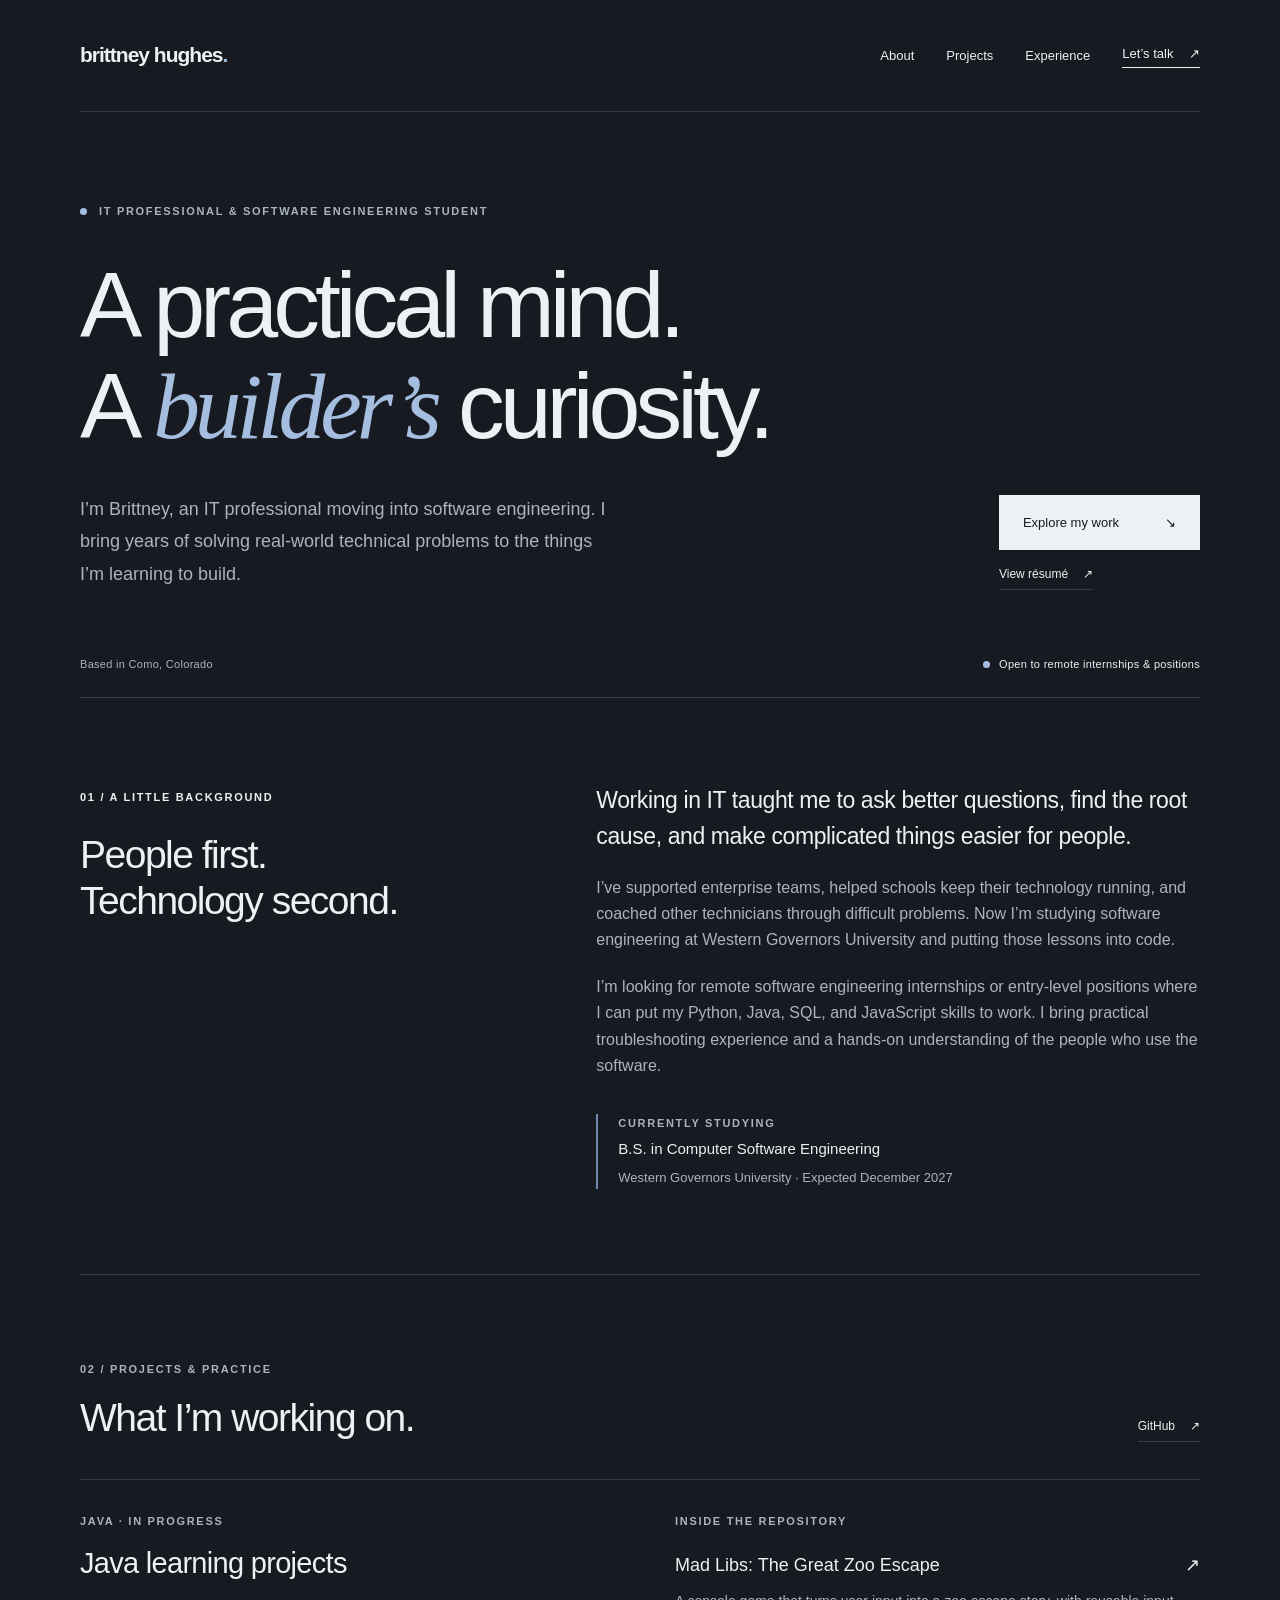
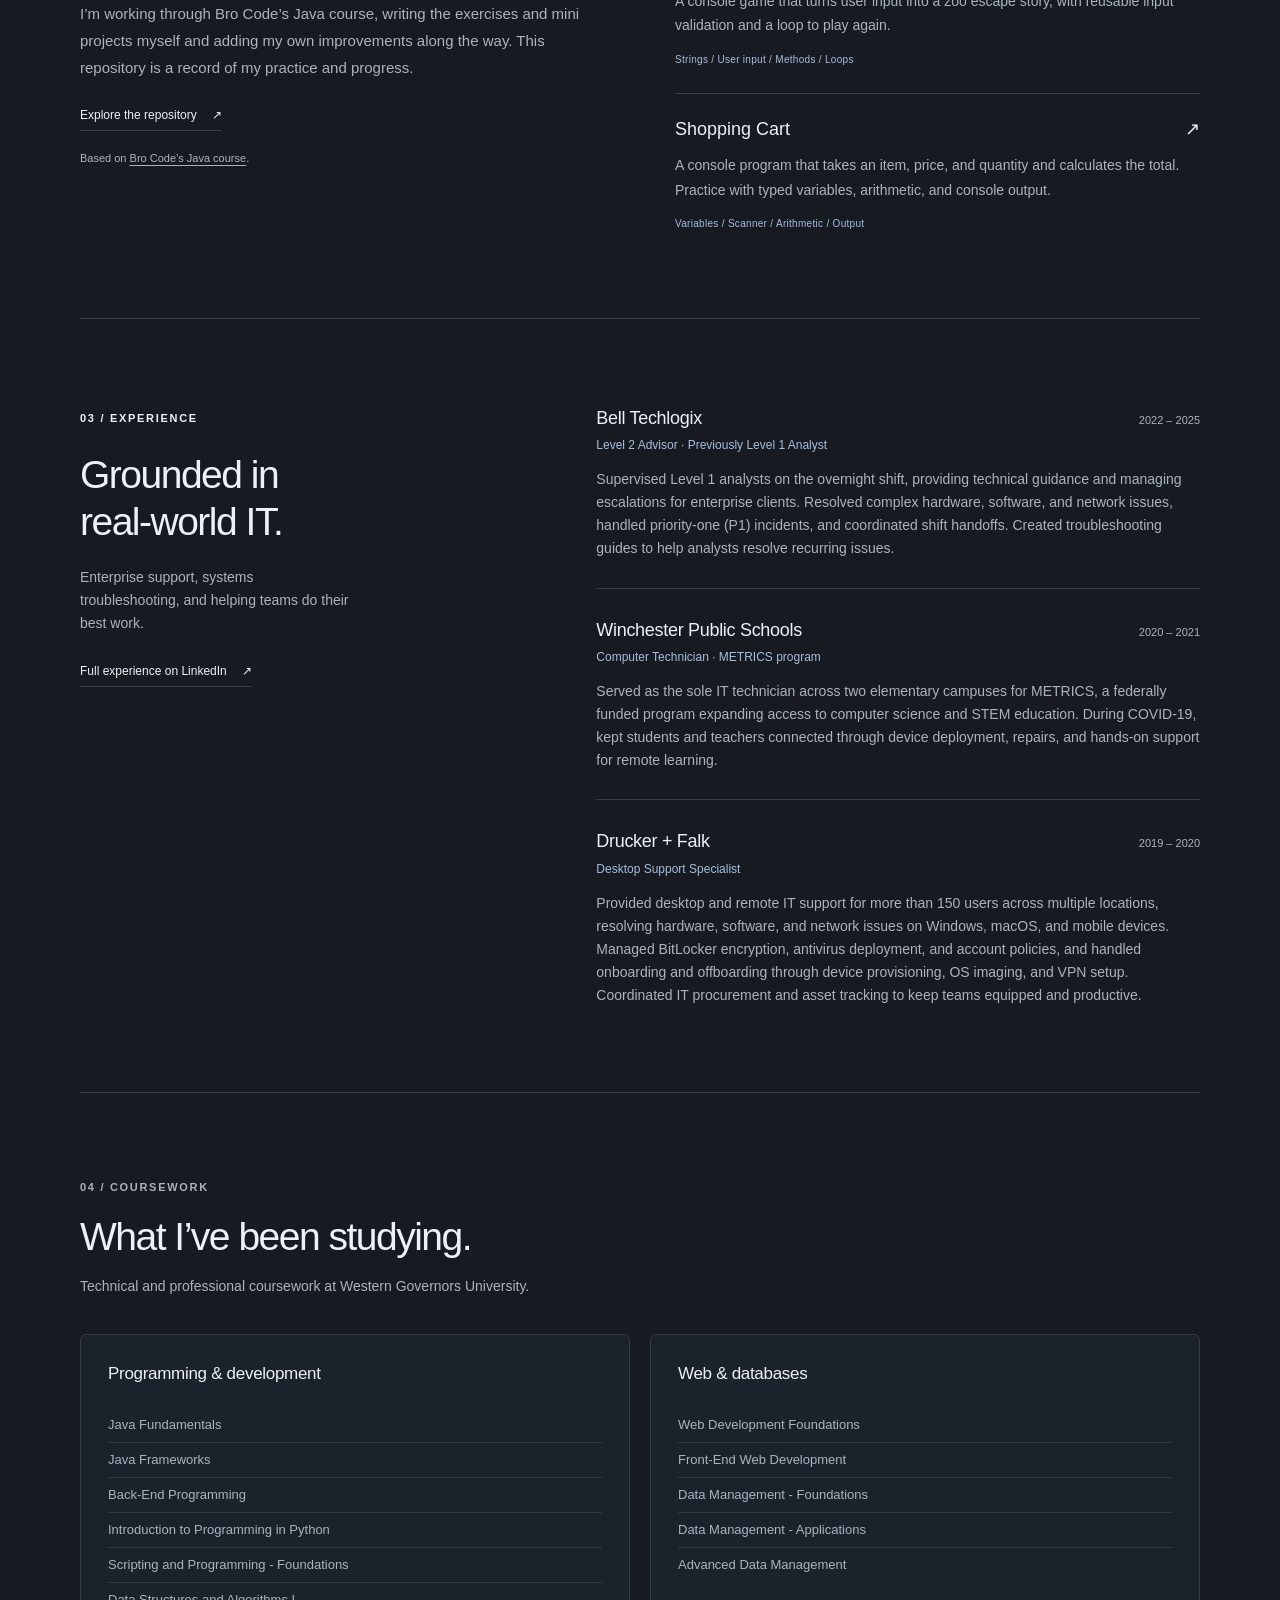
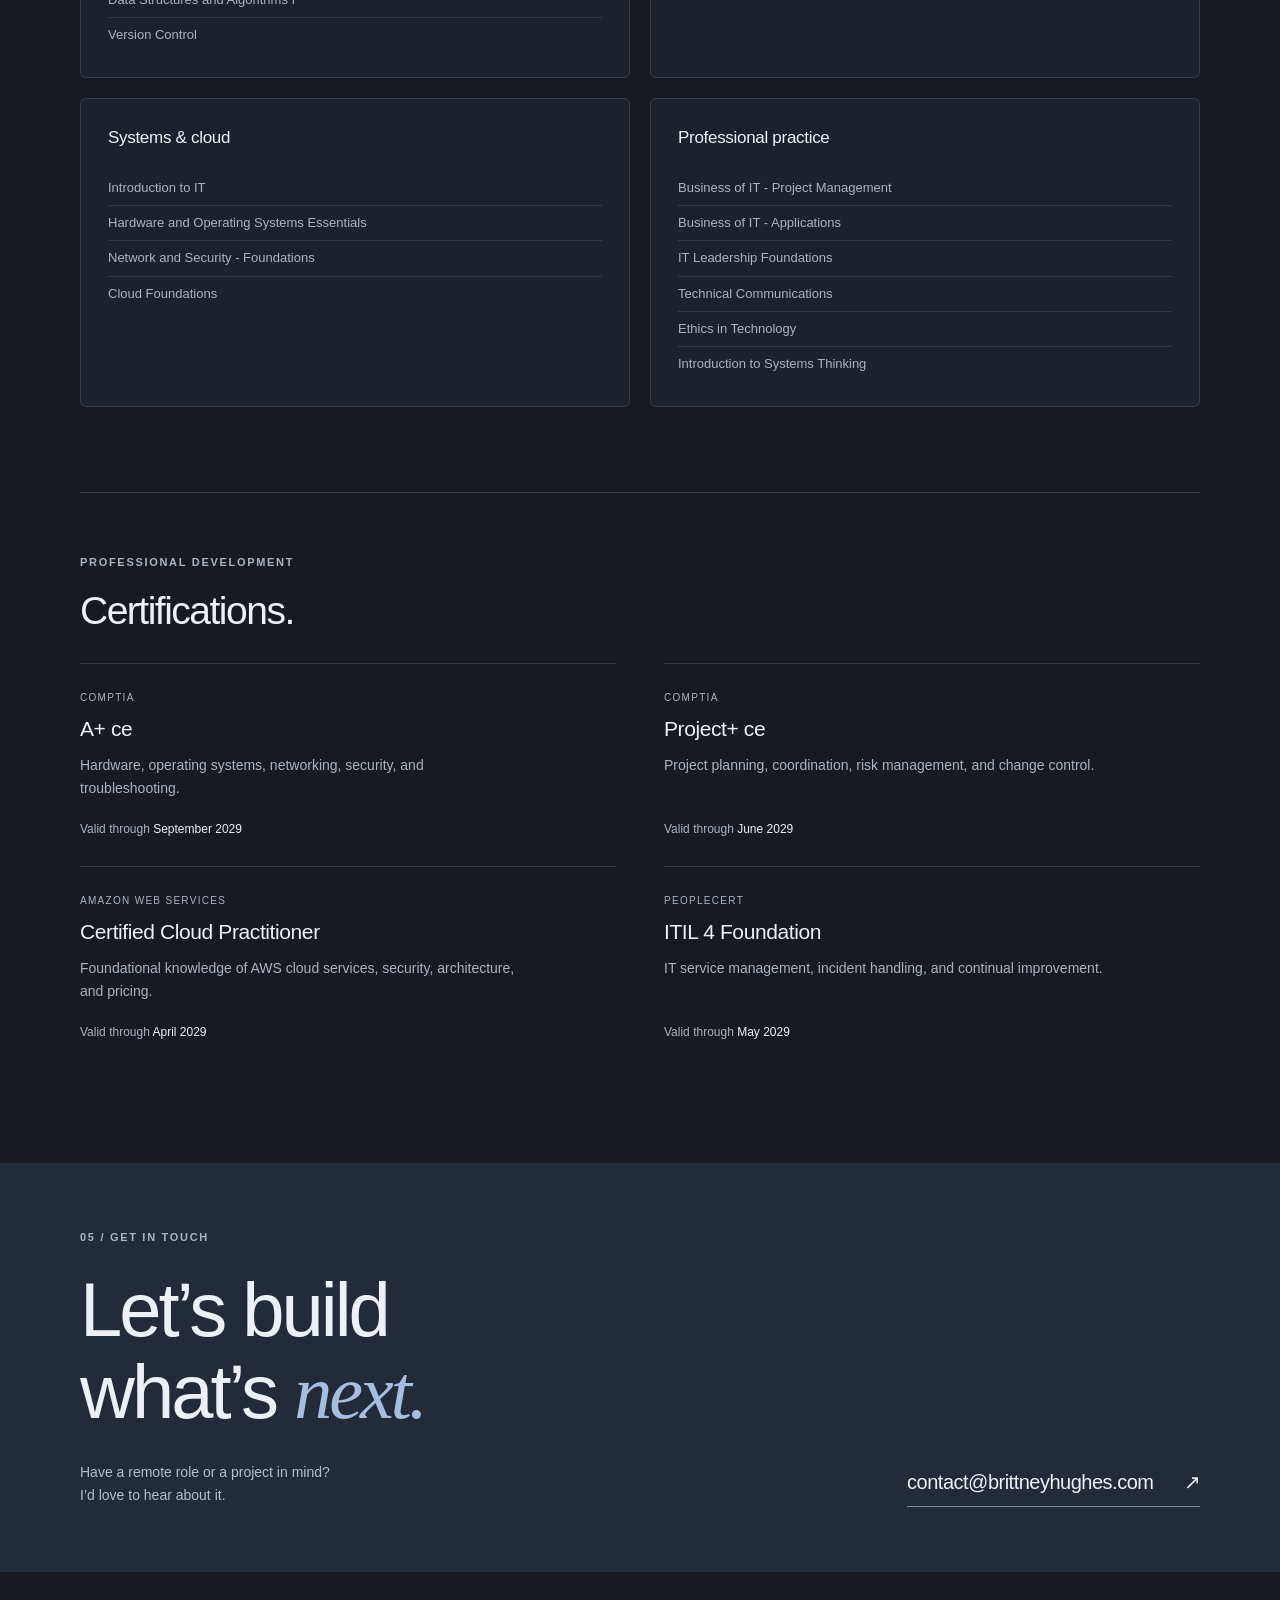
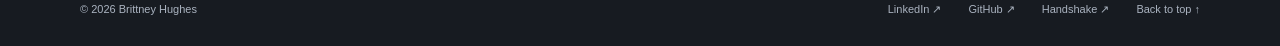
<file: index.html>
<!doctype html>
<html lang="en">
<head>
  <meta charset="utf-8">
  <meta name="viewport" content="width=device-width, initial-scale=1">
  <title>Brittney Hughes · IT & Software Engineering</title>
  <meta name="description" content="Brittney Hughes is an IT professional and software engineering student in Como, Colorado, seeking remote software engineering internships or entry-level positions and bringing enterprise troubleshooting experience to development.">
  <meta name="theme-color" content="#171b21">
  <link rel="canonical" href="https://brittneyhughes.com/">
  <meta property="og:title" content="Brittney Hughes · IT & Software Engineering">
  <meta property="og:description" content="Enterprise IT experience. A growing software portfolio. Get to know Brittney Hughes.">
  <meta property="og:type" content="website">
  <meta property="og:url" content="https://brittneyhughes.com/">
  <link rel="icon" type="image/svg+xml" href="assets/favicon.svg">
  <link rel="stylesheet" href="styles.css?v=23d8d99275ea">
</head>
<body>
  <a class="skip-link" href="#main">Skip to content</a>
  <header class="site-header wrap">
    <a class="wordmark" href="#" aria-label="Brittney Hughes, home">brittney hughes<span>.</span></a>
    <nav aria-label="Main navigation"><a href="#about">About</a><a href="#work">Projects</a><a href="#experience">Experience</a><a class="nav-contact" href="#contact">Let’s talk <span aria-hidden="true">↗</span></a></nav>
  </header>
  <main id="main">
    <section class="hero wrap" aria-labelledby="hero-heading">
      <div class="eyebrow"><span class="status-dot" aria-hidden="true"></span> IT professional & software engineering student</div>
      <h1 id="hero-heading">A practical mind.<br>A <span class="serif">builder’s</span> curiosity.</h1>
      <div class="hero-bottom"><p>I’m Brittney, an IT professional moving into software engineering. I bring years of solving real-world technical problems to the things I’m learning to build.</p><div class="hero-actions"><a class="button" href="#work">Explore my work <span aria-hidden="true">↘</span></a><a class="text-link" href="resume.html">View résumé <span aria-hidden="true">↗</span></a></div></div>
      <div class="hero-meta"><span>Based in Como, Colorado</span><span class="remote-availability"><span class="status-dot" aria-hidden="true"></span> Open to remote internships &amp; positions</span></div>
    </section>
    <section class="section wrap about" id="about" aria-labelledby="about-heading">
      <div class="section-label"><span>01 / A little background</span><h2 id="about-heading">People first.<br>Technology second.</h2></div>
      <div class="about-copy"><p class="lead">Working in IT taught me to ask better questions, find the root cause, and make complicated things easier for people.</p><p>I’ve supported enterprise teams, helped schools keep their technology running, and coached other technicians through difficult problems. Now I’m studying software engineering at Western Governors University and putting those lessons into code.</p><p>I’m looking for remote software engineering internships or entry-level positions where I can put my Python, Java, SQL, and JavaScript skills to work. I bring practical troubleshooting experience and a hands-on understanding of the people who use the software.</p><div class="education"><span class="small-label">Currently studying</span><strong>B.S. in Computer Software Engineering</strong><span>Western Governors University · Expected December 2027</span></div></div>
    </section>
    <section class="section wrap" id="work" aria-labelledby="work-heading">
      <div class="section-heading"><div><span class="small-label">02 / Projects & practice</span><h2 id="work-heading">What I’m working on.</h2></div><a class="text-link" href="https://github.com/brittneyhughes">GitHub <span aria-hidden="true">↗</span></a></div>
      <article class="learning-project">
        <div class="learning-overview"><span class="small-label">Java · In progress</span><h3>Java learning projects</h3><p>I’m working through Bro Code’s Java course, writing the exercises and mini projects myself and adding my own improvements along the way. This repository is a record of my practice and progress.</p><a class="text-link" href="https://github.com/brittneyhughes/brocode-java-course">Explore the repository <span aria-hidden="true">↗</span></a><p class="course-credit">Based on <a href="https://www.youtube.com/watch?v=xTtL8E4LzTQ">Bro Code’s Java course</a>.</p></div>
        <div class="learning-examples"><span class="small-label">Inside the repository</span>
          <article class="mini-project"><h4><a href="https://github.com/brittneyhughes/brocode-java-course/tree/main/projects/madlibs">Mad Libs: The Great Zoo Escape <span aria-hidden="true">↗</span></a></h4><p>A console game that turns user input into a zoo escape story, with reusable input validation and a loop to play again.</p><span class="practice-topics">Strings / User input / Methods / Loops</span></article>
          <article class="mini-project"><h4><a href="https://github.com/brittneyhughes/brocode-java-course/tree/main/projects/shopping-cart">Shopping Cart <span aria-hidden="true">↗</span></a></h4><p>A console program that takes an item, price, and quantity and calculates the total. Practice with typed variables, arithmetic, and console output.</p><span class="practice-topics">Variables / Scanner / Arithmetic / Output</span></article>
        </div>
      </article>
    </section>
    <section class="section wrap experience" id="experience" aria-labelledby="experience-heading"><div class="section-label"><span>03 / Experience</span><h2 id="experience-heading">Grounded in<br>real-world IT.</h2><p>Enterprise support, systems troubleshooting, and helping teams do their best work.</p><a class="text-link" href="https://www.linkedin.com/in/brithugh/">Full experience on LinkedIn <span aria-hidden="true">↗</span></a></div><div class="timeline"><article><div class="job-heading"><h3>Bell Techlogix</h3><span>2022 – 2025</span></div><p class="job-role">Level 2 Advisor · Previously Level 1 Analyst</p><p>Supervised Level 1 analysts on the overnight shift, providing technical guidance and managing escalations for enterprise clients. Resolved complex hardware, software, and network issues, handled priority-one (P1) incidents, and coordinated shift handoffs. Created troubleshooting guides to help analysts resolve recurring issues.</p></article><article><div class="job-heading"><h3>Winchester Public Schools</h3><span>2020 – 2021</span></div><p class="job-role">Computer Technician · METRICS program</p><p>Served as the sole IT technician across two elementary campuses for METRICS, a federally funded program expanding access to computer science and STEM education. During COVID-19, kept students and teachers connected through device deployment, repairs, and hands-on support for remote learning.</p></article><article><div class="job-heading"><h3>Drucker + Falk</h3><span>2019 – 2020</span></div><p class="job-role">Desktop Support Specialist</p><p>Provided desktop and remote IT support for more than 150 users across multiple locations, resolving hardware, software, and network issues on Windows, macOS, and mobile devices. Managed BitLocker encryption, antivirus deployment, and account policies, and handled onboarding and offboarding through device provisioning, OS imaging, and VPN setup. Coordinated IT procurement and asset tracking to keep teams equipped and productive.</p></article></div></section>
    <section class="section wrap coursework-section" id="coursework" aria-labelledby="coursework-heading"><div class="section-heading"><div><span class="small-label">04 / Coursework</span><h2 id="coursework-heading">What I’ve been studying.</h2></div></div><p class="coursework-intro">Technical and professional coursework at Western Governors University.</p><div class="coursework-grid"><div class="course-group"><h3>Programming & development</h3><ul><li>Java Fundamentals</li><li>Java Frameworks</li><li>Back-End Programming</li><li>Introduction to Programming in Python</li><li>Scripting and Programming - Foundations</li><li>Data Structures and Algorithms I</li><li>Version Control</li></ul></div><div class="course-group"><h3>Web & databases</h3><ul><li>Web Development Foundations</li><li>Front-End Web Development</li><li>Data Management - Foundations</li><li>Data Management - Applications</li><li>Advanced Data Management</li></ul></div><div class="course-group"><h3>Systems & cloud</h3><ul><li>Introduction to IT</li><li>Hardware and Operating Systems Essentials</li><li>Network and Security - Foundations</li><li>Cloud Foundations</li></ul></div><div class="course-group"><h3>Professional practice</h3><ul><li>Business of IT - Project Management</li><li>Business of IT - Applications</li><li>IT Leadership Foundations</li><li>Technical Communications</li><li>Ethics in Technology</li><li>Introduction to Systems Thinking</li></ul></div></div></section>
    <section class="credentials wrap" aria-labelledby="certifications-heading">
      <div class="section-heading"><div><span class="small-label">Professional development</span><h2 id="certifications-heading">Certifications.</h2></div></div>
      <ul class="cert-list">
        <li><div><span class="cert-issuer">CompTIA</span><h3>A+ ce</h3><p class="cert-description">Hardware, operating systems, networking, security, and troubleshooting.</p></div><p class="cert-date">Valid through <time datetime="2029-09-30">September 2029</time></p></li>
        <li><div><span class="cert-issuer">CompTIA</span><h3>Project+ ce</h3><p class="cert-description">Project planning, coordination, risk management, and change control.</p></div><p class="cert-date">Valid through <time datetime="2029-06-29">June 2029</time></p></li>
        <li><div><span class="cert-issuer">Amazon Web Services</span><h3>Certified Cloud Practitioner</h3><p class="cert-description">Foundational knowledge of AWS cloud services, security, architecture, and pricing.</p></div><p class="cert-date">Valid through <time datetime="2029-04-22">April 2029</time></p></li>
        <li><div><span class="cert-issuer">PeopleCert</span><h3>ITIL 4 Foundation</h3><p class="cert-description">IT service management, incident handling, and continual improvement.</p></div><p class="cert-date">Valid through <time datetime="2029-05-30">May 2029</time></p></li>
      </ul>
    </section>
    <section class="contact" id="contact" aria-labelledby="contact-heading"><div class="wrap contact-inner"><span class="small-label">05 / Get in touch</span><h2 id="contact-heading">Let’s build<br>what’s <span class="serif">next.</span></h2><div class="contact-bottom"><p>Have a remote role or a project in mind?<br>I’d love to hear about it.</p><a class="contact-email" href="mailto:contact@brittneyhughes.com">contact@brittneyhughes.com <span aria-hidden="true">↗</span></a></div></div></section>
  </main>
  <footer class="wrap"><span>© 2026 Brittney Hughes</span><div><a href="https://www.linkedin.com/in/brithugh/">LinkedIn <span aria-hidden="true">↗</span></a><a href="https://github.com/brittneyhughes">GitHub <span aria-hidden="true">↗</span></a><a href="https://app.joinhandshake.com/profiles/brittneyhughes">Handshake <span aria-hidden="true">↗</span></a><a href="#">Back to top ↑</a></div></footer>
</body>
</html>
</file>
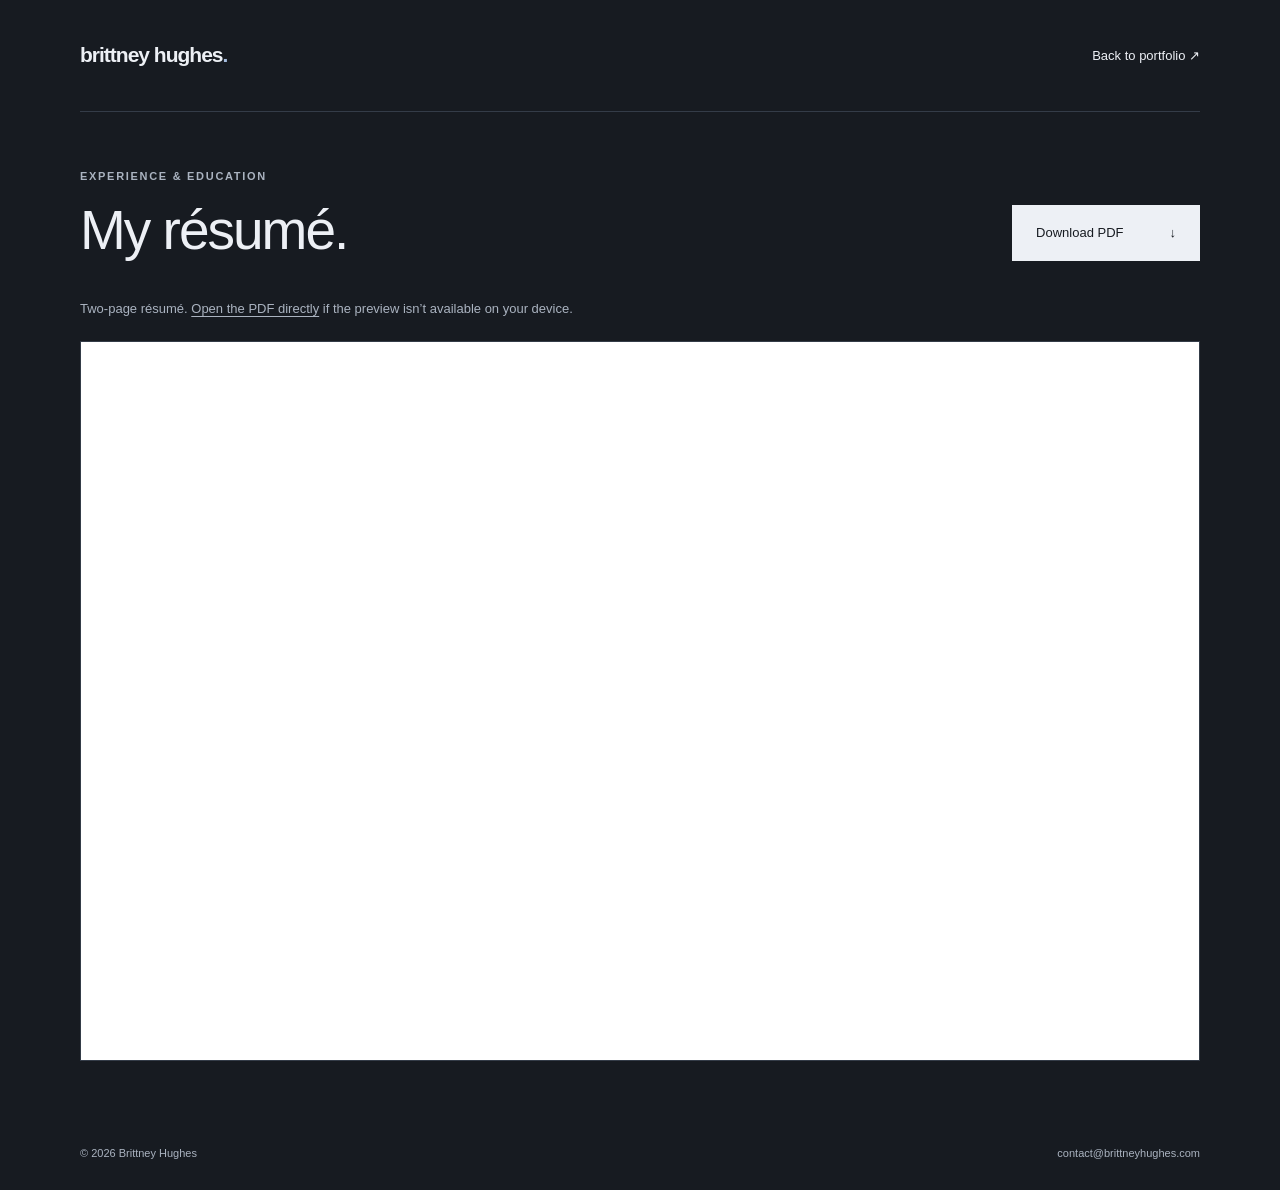
<file: resume.html>
<!doctype html>
<html lang="en"><head><meta charset="utf-8"><meta name="viewport" content="width=device-width, initial-scale=1"><meta name="theme-color" content="#171b21"><title>Résumé · Brittney Hughes</title><meta name="description" content="View and download Brittney Hughes’s résumé."><link rel="icon" href="assets/favicon.svg" type="image/svg+xml"><link rel="stylesheet" href="styles.css?v=23d8d99275ea"></head><body><a class="skip-link" href="#main">Skip to content</a><header class="site-header wrap"><a class="wordmark" href="index.html">brittney hughes<span>.</span></a><nav aria-label="Main navigation"><a href="index.html">Back to portfolio <span aria-hidden="true">↗</span></a></nav></header><main id="main" class="wrap resume-page"><div class="section-heading"><div><span class="small-label">Experience & education</span><h1>My résumé.</h1></div><a class="button" href="assets/brittney-hughes-resume.pdf?v=8fc112b77285" download="Brittney-Hughes-Resume.pdf">Download PDF <span aria-hidden="true">↓</span></a></div><p class="resume-fallback">Two-page résumé. <a href="assets/brittney-hughes-resume.pdf?v=8fc112b77285">Open the PDF directly</a> if the preview isn’t available on your device.</p><iframe class="resume-viewer" src="assets/brittney-hughes-resume.pdf?v=8fc112b77285#view=FitH" title="Brittney Hughes résumé, two-page PDF"></iframe></main><footer class="wrap"><span>© 2026 Brittney Hughes</span><a href="mailto:contact@brittneyhughes.com">contact@brittneyhughes.com</a></footer></body></html>
</file>
<file: styles.css>
:root{--paper:#171b21;--ink:#edf0f5;--muted:#aab3c0;--line:#343c48;--accent:#a5bddf;color-scheme:dark;--serif:Georgia,'Times New Roman',serif}*{box-sizing:border-box}html{scroll-behavior:smooth;scroll-padding-top:30px}body{margin:0;background:var(--paper);color:var(--ink);font-family:Arial,Helvetica,sans-serif;-webkit-font-smoothing:antialiased;font-size:16px;line-height:1.65}a{color:inherit;text-decoration:none}a,button{-webkit-tap-highlight-color:transparent}a:focus-visible{outline:3px solid var(--accent);outline-offset:6px}a:hover{color:var(--accent)}.wrap{width:min(1120px,calc(100% - 96px));margin-inline:auto}.site-header{min-height:112px;display:flex;align-items:center;justify-content:space-between;border-bottom:1px solid var(--line)}.wordmark{font-size:21px;letter-spacing:-1px;font-weight:700}.wordmark span{color:var(--accent)}nav{display:flex;gap:32px;align-items:center;font-size:13px}.nav-contact{border-bottom:1px solid var(--ink);padding-bottom:3px}.nav-contact span{margin-left:12px}.hero{padding-top:90px}.eyebrow,.small-label,.section-label>span{font-size:11px;letter-spacing:1.7px;text-transform:uppercase;font-weight:600}.eyebrow{display:flex;align-items:center;gap:12px;color:var(--muted)}.status-dot{width:7px;height:7px;border-radius:50%;background:var(--accent)}h1,h2,h3,p{margin:0}h1{font-size:clamp(58px,7.3vw,98px);font-weight:500;line-height:1.08;letter-spacing:-5px;margin-top:35px}.serif{font-family:var(--serif);font-weight:400;font-style:italic;color:var(--accent)}.hero-bottom{display:flex;align-items:flex-end;justify-content:space-between;margin-top:35px;gap:45px}.hero-bottom p{max-width:530px;color:var(--muted);font-size:18px;line-height:1.8}.button{background:var(--ink);color:var(--paper);padding:17px 24px;font-size:13px;display:inline-flex;align-items:center;gap:46px;white-space:nowrap;transition:background .2s}.button:hover{background:var(--accent);color:var(--paper)}.hero-meta{display:flex;justify-content:space-between;color:var(--muted);font-size:11px;letter-spacing:.3px;border-bottom:1px solid var(--line);margin-top:65px;padding-bottom:24px}.section{padding-top:85px;padding-bottom:85px;border-bottom:1px solid var(--line)}.about,.experience{display:grid;grid-template-columns:1fr 1.45fr;gap:100px}h2{font-size:39px;line-height:1.2;font-weight:500;letter-spacing:-1.5px}.section-label h2{margin-top:22px}.about-copy p{color:var(--muted);margin-bottom:20px}.about-copy .lead{font-size:23px;line-height:1.55;color:var(--ink);letter-spacing:-.4px}.education{display:flex;flex-direction:column;border-left:2px solid #7089ac;padding-left:20px;margin-top:35px;gap:5px;font-size:13px;color:var(--muted)}.education strong{color:var(--ink);font-weight:500;font-size:15px}.small-label{display:block;color:var(--muted)}.section-heading{display:flex;align-items:end;justify-content:space-between;gap:25px;margin-bottom:37px}.section-heading h2{margin-top:17px}.text-link{font-size:12px;display:inline-flex;gap:15px;align-items:center;border-bottom:1px solid var(--line);padding-bottom:4px}.projects{display:grid;grid-template-columns:1fr 1fr;gap:35px}.project-art{height:285px;position:relative;overflow:hidden;display:flex;align-items:center;justify-content:center}.artwork-music{background:#28323f}.music-window{width:84%;background:#202730;box-shadow:0 15px 35px #00000030;border:1px solid #465265;border-radius:7px;transform:rotate(-3deg)}.window-bar{display:flex;align-items:center;gap:5px;padding:12px 14px;border-bottom:1px solid #3b4655}.window-bar i{width:5px;height:5px;border-radius:50%;background:#7b8a9f}.window-bar>span{margin-left:auto;font-size:9px;color:#aab8cc}.album-row{display:flex;gap:11px;padding:21px 20px 12px}.album{aspect-ratio:1;flex:1;display:flex;align-items:end;padding:10px;line-height:1.05;font-family:var(--serif);font-size:23px;letter-spacing:-1px}.album-one{background:#45543c;color:#edf0db}.album-two{background:#d6b997;color:#493e31;font-style:italic}.album-three{background:#6d7890;color:#faf8e9;font-family:Arial,sans-serif;font-size:16px;letter-spacing:-.5px}.music-caption{font-size:9px;color:#aab8cc;padding:0 20px 18px}.art-note{position:absolute;bottom:10px;right:13px;color:#b5c0ce;font-size:8px;letter-spacing:.4px}.artwork-terminal{background:#292e39}.terminal{width:84%;background:#292e2b;color:#f2f2e8;border-radius:7px;box-shadow:0 15px 35px #22271f20;transform:rotate(2deg);font-family:'Courier New',monospace}.terminal-title{padding:10px 15px;border-bottom:1px solid #43483e;color:#b8c0ae;display:flex;justify-content:space-between;font-size:9px}.terminal-body{padding:19px 23px;font-size:11px;line-height:1.7}.terminal-body p+p{margin-top:8px}.terminal-muted{color:#afb8a8}.terminal-green{color:#cedc9a}.terminal-result{font-size:16px;color:#e9eeca}.cursor{color:#c5d68e}.project-info{padding:23px 0 0}.project-info .small-label{font-size:9px}.project-info h3{font-weight:500;font-size:25px;letter-spacing:-.6px;margin-top:10px}.project-info h3 a{display:flex;justify-content:space-between;align-items:center}.project-info h3 span{font-size:22px}.project-info p{font-size:14px;color:var(--muted);margin-top:12px;max-width:470px}.project-info .text-link{margin-top:20px}.section-label>p{font-size:14px;max-width:270px;color:var(--muted);margin-top:20px}.section-label>.text-link{margin-top:27px}.timeline article+article{border-top:1px solid var(--line);margin-top:27px;padding-top:27px}.job-heading{display:flex;justify-content:space-between;align-items:baseline;gap:15px}.job-heading h3{font-size:18px;font-weight:500;letter-spacing:-.3px}.job-heading>span{font-size:11px;color:var(--muted);white-space:nowrap}.job-role{font-size:12px;margin-top:3px;color:var(--accent)}.timeline article>p:last-child{font-size:14px;color:var(--muted);margin-top:12px}.credentials{display:flex;align-items:center;gap:70px;padding-block:32px}.cert-validity{color:var(--muted);font-size:11px}.credentials ul{flex-wrap:wrap;row-gap:12px;padding:0;margin:0;list-style:none;display:flex;gap:35px;font-size:12px}.contact{background:#222b37;margin-top:35px}.contact-inner{padding-block:65px}.contact h2{font-size:clamp(55px,6vw,76px);letter-spacing:-3px;margin-top:22px;line-height:1.08}.contact-bottom{display:flex;justify-content:space-between;align-items:end;gap:30px;margin-top:28px}.contact-bottom p{font-size:14px;color:#b3bfd0}.contact-email{font-size:20px;letter-spacing:-.5px;border-bottom:1px solid #7389a5;padding-bottom:7px}.contact-email span{margin-left:25px}footer{display:flex;align-items:center;justify-content:space-between;padding-block:28px;font-size:11px;color:var(--muted)}footer>div{display:flex;gap:27px}.skip-link{position:fixed;top:10px;left:10px;z-index:10;background:var(--ink);color:var(--paper);padding:10px 20px;transform:translateY(-150%)}.skip-link:focus{transform:translateY(0)}@media(min-width:1500px){.hero{padding-top:110px}h1{font-size:106px}}@media(max-width:900px){.wrap{width:calc(100% - 64px)}.about,.experience{gap:45px;grid-template-columns:1fr 1.3fr}h1{letter-spacing:-3px}.hero-bottom p{max-width:440px}.project-art{height:240px}.album{font-size:18px}.album-three{font-size:13px}.credentials{gap:30px}.credentials ul{gap:20px}.contact-email{font-size:17px}.terminal-body{padding:15px;font-size:9px}.terminal-result{font-size:14px}}@media(max-width:640px){.wrap{width:calc(100% - 40px)}.site-header{min-height:85px;align-items:flex-start;padding-block:22px;gap:15px}.wordmark{font-size:18px;white-space:nowrap}nav{gap:16px;font-size:11px;padding-top:5px}nav>a:first-child,nav>a:nth-child(3){display:none}.nav-contact span{margin-left:4px}.hero{padding-top:56px}.eyebrow{font-size:9px;letter-spacing:1px}h1{font-size:clamp(48px,10.8vw,68px);letter-spacing:-2.5px;margin-top:26px}.hero-bottom{display:block;margin-top:25px}.hero-bottom p{font-size:16px}.button{margin-top:25px;padding:14px 20px}.hero-meta{margin-top:40px;gap:20px;align-items:start;font-size:9px}.hero-meta>span:last-child{text-align:right;max-width:145px}.section{padding-block:55px}.about,.experience{grid-template-columns:1fr;gap:30px}h2{font-size:32px}.section-label h2{margin-top:15px}.about-copy .lead{font-size:21px}.about-copy p{font-size:15px}.section-heading{align-items:start}.section-heading h2{font-size:29px}.section-heading>.text-link{font-size:10px;white-space:nowrap;margin-top:4px;gap:5px}.projects{grid-template-columns:1fr;gap:38px}.project-art{height:270px}.album{font-size:26px}.album-three{font-size:18px}.terminal-body{font-size:11px;padding:20px}.terminal-result{font-size:17px}.credentials{align-items:start;gap:22px;padding-block:25px}.credentials>.small-label{font-size:9px;margin-top:3px}.credentials ul{display:block;font-size:12px}.credentials li+li{margin-top:9px}.contact{margin-top:15px}.contact-inner{padding-block:45px}.contact h2{font-size:62px}.contact-bottom{display:block}.contact-email{display:inline-block;font-size:17px;margin-top:25px}.contact-email span{margin-left:8px}footer{align-items:start;gap:20px;font-size:10px}footer>div{flex-wrap:wrap;justify-content:end;gap:12px}footer>span{white-space:nowrap}}@media(prefers-reduced-motion:reduce){html{scroll-behavior:auto}*{transition:none!important}}@media print{:root{--paper:#fff;--ink:#252a24;--muted:#64695f;--line:#daddd2;--accent:#465b7a;color-scheme:light}body{background:white}.site-header,footer,.project-art,.button{display:none}.wrap{width:100%}.hero,.section{padding-block:24px}.contact{background:none;margin:0}.contact-inner{padding-block:24px}h1{font-size:50px}.projects,.about,.experience{gap:25px}.contact h2{font-size:35px}a{color:inherit}.project,.timeline article{break-inside:avoid}}

/* Certifications follow the same quiet typography as the rest of the page. */
.credentials{display:block;padding-block:60px}.credentials .section-heading{margin-bottom:28px}.credentials ul.cert-list{display:grid;grid-template-columns:1fr 1fr;gap:0 48px;list-style:none;margin:0;padding:0}.cert-list li{display:flex;flex-direction:column;justify-content:space-between;gap:20px;padding:26px 0;border-top:1px solid var(--line);min-width:0}.cert-issuer{display:block;font-size:10px;letter-spacing:1.3px;text-transform:uppercase;color:var(--muted);margin-bottom:8px}.cert-list h3{font-size:21px;font-weight:500;letter-spacing:-.4px;line-height:1.4}.cert-subtitle{display:block;font-size:14px;font-weight:400;letter-spacing:0;color:var(--muted);margin-top:2px}.cert-date{font-size:12px;color:var(--muted)}.cert-date time{color:var(--ink)}@media(max-width:640px){.credentials{padding-block:45px}.credentials ul.cert-list{grid-template-columns:1fr}.credentials .cert-list li+li{margin-top:0}.cert-list li{gap:14px;padding-block:22px}}

.cert-description{font-size:14px;line-height:1.65;color:var(--muted);margin-top:10px;max-width:440px}

.coursework-section .section-heading{margin-bottom:16px}.coursework-intro{color:var(--muted);font-size:14px;margin-bottom:35px}.coursework-grid{display:grid;grid-template-columns:1fr 1fr;gap:36px 48px}.course-group{border-top:1px solid var(--line);padding-top:23px}.course-group h3{font-size:18px;font-weight:500;letter-spacing:-.3px;margin-bottom:14px}.course-group ul{list-style:none;padding:0;margin:0;color:var(--muted);font-size:14px;line-height:1.7}.course-group li+li{margin-top:7px}@media(max-width:640px){.coursework-grid{grid-template-columns:1fr;gap:28px}}

.learning-project{display:grid;grid-template-columns:1fr 1fr;gap:70px;border-top:1px solid var(--line);padding-top:32px}.learning-overview h3{font-size:29px;line-height:1.3;font-weight:500;letter-spacing:-.7px;margin-top:15px}.learning-overview>p{font-size:15px;line-height:1.8;color:var(--muted);margin-top:18px}.learning-overview>.text-link{margin-top:25px}.learning-overview>p.course-credit{font-size:11px;margin-top:18px}.course-credit a{text-decoration:underline;text-underline-offset:3px}.mini-project{padding-top:22px}.mini-project+.mini-project{border-top:1px solid var(--line);margin-top:25px}.mini-project h4{font-size:18px;font-weight:500;line-height:1.5;margin:0}.mini-project h4 a{display:flex;justify-content:space-between;gap:15px}.mini-project p{font-size:14px;color:var(--muted);margin-top:10px;line-height:1.75}.practice-topics{display:block;font-size:10px;color:var(--accent);margin-top:14px;letter-spacing:.3px}@media(max-width:900px){.learning-project{gap:35px}}@media(max-width:640px){.learning-project{grid-template-columns:1fr;gap:35px}.learning-overview h3{font-size:25px}}

.hero-actions{display:flex;flex-direction:column;align-items:flex-start;gap:15px;flex-shrink:0}.resume-page{padding-block:55px}.resume-page h1{font-size:55px;letter-spacing:-2px;margin-top:16px}.resume-fallback{font-size:13px;color:var(--muted);margin-bottom:22px}.resume-fallback a{text-decoration:underline;text-underline-offset:3px}.resume-viewer{display:block;width:100%;height:80vh;min-height:550px;border:1px solid var(--line);background:#fff}@media(max-width:640px){.hero-actions{gap:16px}.resume-page .section-heading{display:block}.resume-page .button{margin-top:20px}.resume-page h1{font-size:44px}.resume-viewer{min-height:450px}}

.opportunity-note{font-size:13px;color:var(--accent);margin-top:30px;line-height:1.8}.opportunity-note span{padding-inline:8px;color:var(--muted)}.more-coursework{margin-top:32px;border-top:1px solid var(--line)}.more-coursework summary{padding-block:18px;cursor:pointer;font-size:14px;color:var(--ink);width:fit-content}.more-coursework summary:focus-visible{outline:3px solid var(--accent);outline-offset:5px}.more-coursework[open] .coursework-grid{margin-top:6px}.more-coursework[open] .course-group{border-top:0;padding-top:8px}@media(max-width:640px){.opportunity-note{font-size:12px}.opportunity-note span{padding-inline:3px}}

/* Keep every course visible, grouped into four compact panels. */
.coursework-grid{gap:20px}.course-group{border:1px solid var(--line);background:#1c222b;padding:25px 27px;border-radius:6px}.course-group h3{font-size:17px;margin-bottom:19px;color:var(--ink)}.course-group ul{font-size:13px}.course-group li{padding-block:6px;border-bottom:1px solid #303846}.course-group li:last-child{border-bottom:0}.course-group li+li{margin-top:0}.coursework-intro{max-width:560px;line-height:1.8}.coursework-section .section-heading{margin-bottom:14px}@media(max-width:640px){.coursework-grid{gap:16px}.course-group{padding:22px}.course-group h3{font-size:17px}}@media print{.course-group{background:white}}

.hero-meta{align-items:center;gap:20px}.remote-availability{display:inline-flex;align-items:center;gap:9px;color:var(--ink)}.remote-availability .status-dot{flex-shrink:0;background:var(--accent)}@media(max-width:640px){.hero-meta{align-items:flex-start;font-size:11px}.hero-meta>span:last-child{max-width:none;text-align:left}.remote-availability{max-width:165px!important;line-height:1.5}.remote-availability .status-dot{margin-top:4px}.hero-meta>span:first-child{max-width:130px}}
</file>
